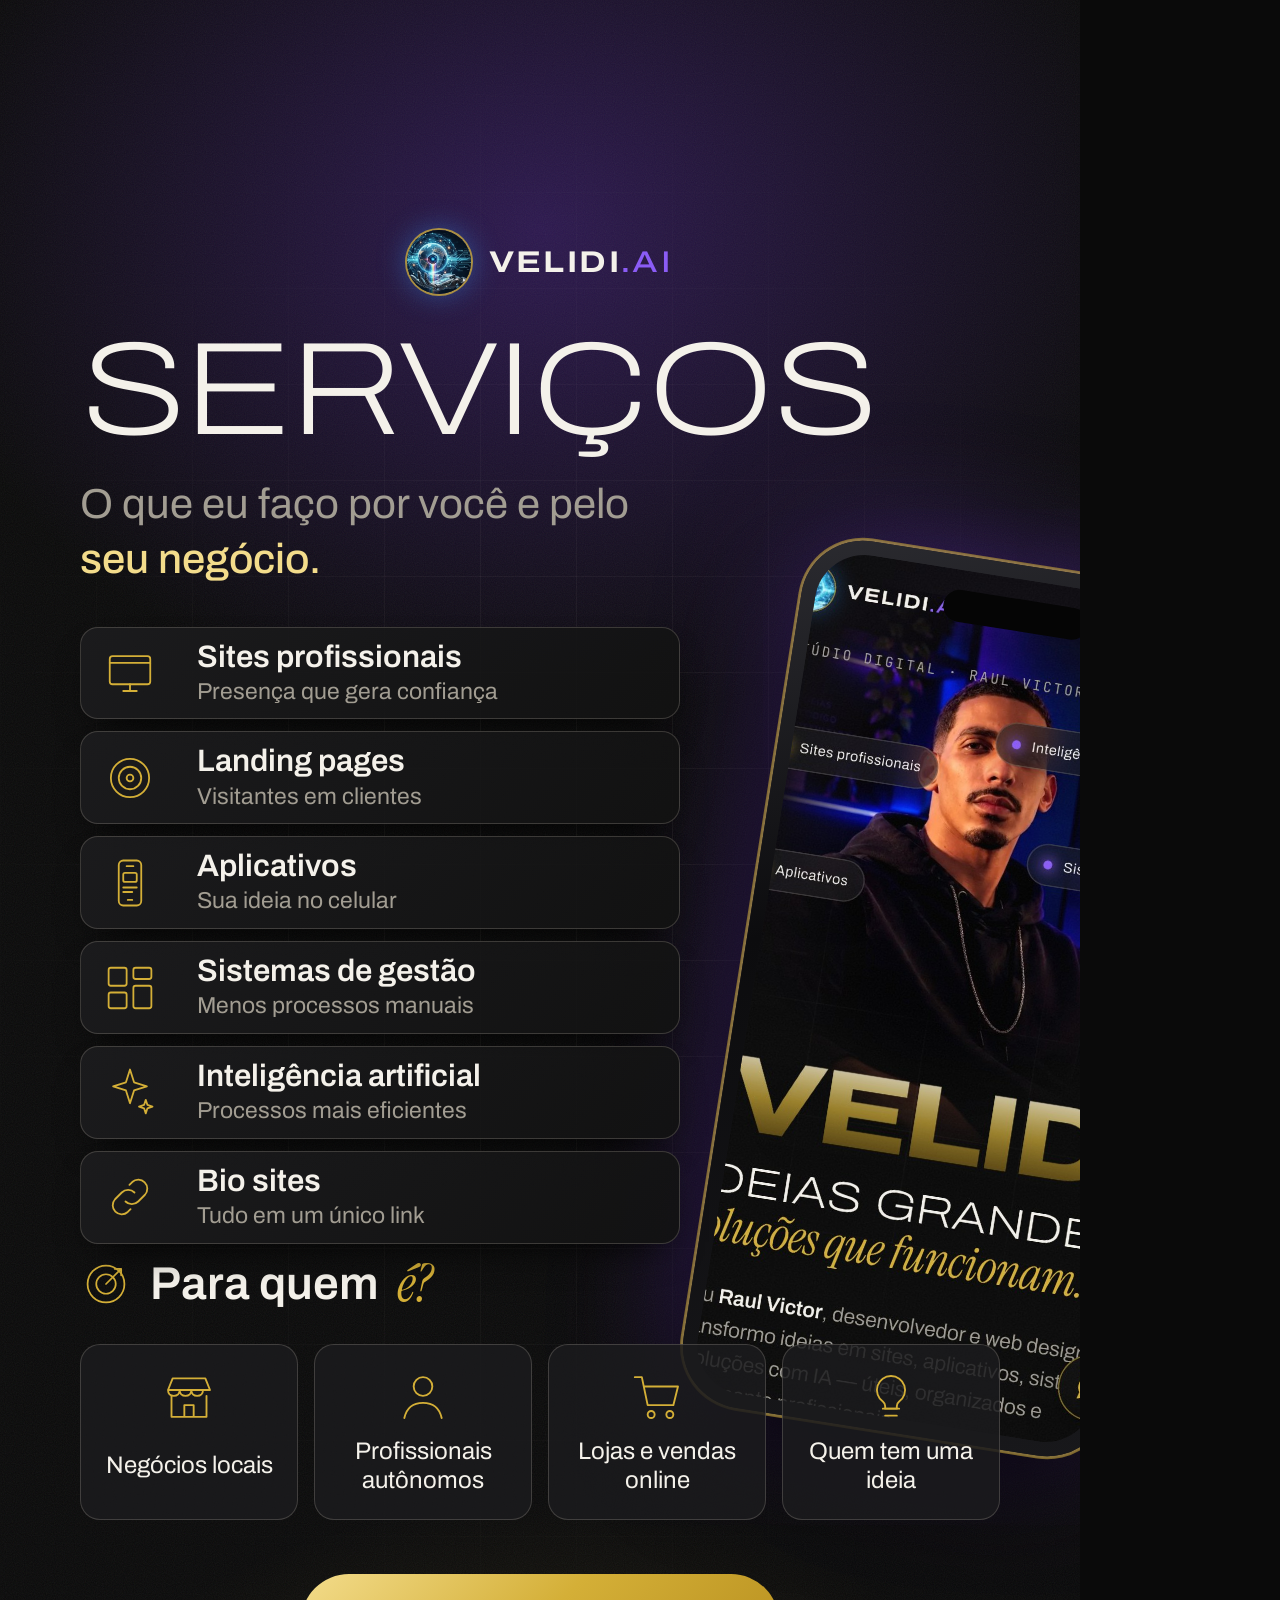
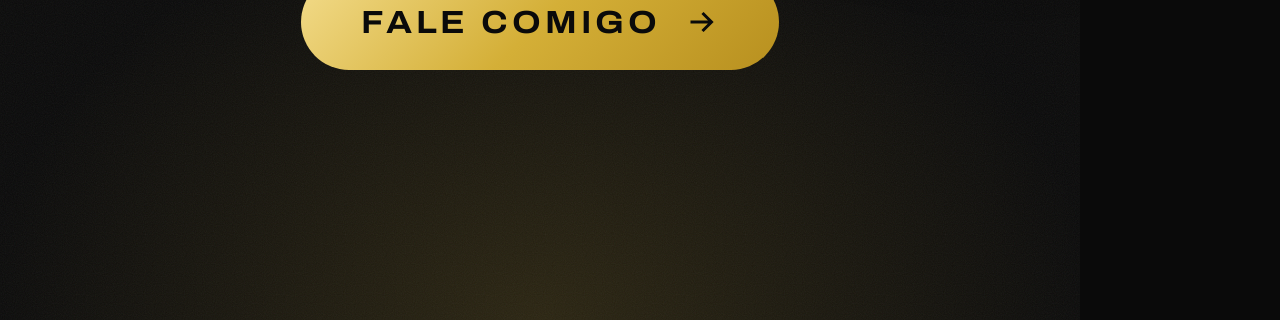
<file: marketing/destaques/src/destaques.html>
<!doctype html>
<html lang="pt-BR">
<head>
<meta charset="utf-8">
<title>Destaques VELIDI.AI</title>
<link rel="stylesheet" href="https://fonts.googleapis.com/css2?family=Archivo:wdth,wght@62..125,100..900&family=Instrument+Serif:ital@0;1&family=JetBrains+Mono:wght@400;500&display=swap">
<style>
/* Destaques do Instagram — mesma identidade do portfólio (preto, dourado, roxo).
 * Cada cena tem 1080×1920 (story). Abra com ?s=nome-da-cena. Gere os PNG/MP4 com render.js. */
:root {
  --ink: #0A0A0A; --coal: #121212; --card: #1C1C1E;
  --fg: #F4F1EA; --muted: #A29D92; --dim: #6E6A62;
  --gold: #D4AF37; --gold-hi: #F3DC8B; --gold-lo: #8C6C16; --violet: #7C3AED; --violet-2: #8B5CF6;
  --line: rgba(240, 232, 214, 0.10); --line-2: rgba(240, 232, 214, 0.18);
  --f-display: "Archivo", "Helvetica Neue", Arial, sans-serif;
  --f-serif: "Instrument Serif", Georgia, serif;
  --f-mono: "JetBrains Mono", ui-monospace, monospace;
  color-scheme: dark;
}
* { box-sizing: border-box; margin: 0; padding: 0; }
html, body { width: 1080px; height: 1920px; background: var(--ink); overflow: hidden; }
body { font-family: var(--f-display); color: var(--fg); -webkit-font-smoothing: antialiased; }
.scene { position: relative; width: 1080px; height: 1920px; overflow: hidden; display: none;
  background:
    radial-gradient(900px 700px at 50% 12%, rgba(124, 58, 237, 0.30), transparent 70%),
    radial-gradient(800px 600px at 50% 100%, rgba(212, 175, 55, 0.16), transparent 70%),
    var(--ink); }
.scene.on { display: block; }
.scene::before { /* grade técnica */
  content: ""; position: absolute; inset: 0; opacity: .55;
  background-image: linear-gradient(var(--line) 1px, transparent 1px), linear-gradient(90deg, var(--line) 1px, transparent 1px);
  background-size: 96px 96px;
  -webkit-mask-image: radial-gradient(ellipse 70% 55% at 50% 45%, #000 15%, transparent 80%);
  mask-image: radial-gradient(ellipse 70% 55% at 50% 45%, #000 15%, transparent 80%);
}
.scene::after { /* grão */
  content: ""; position: absolute; inset: 0; opacity: .07; pointer-events: none;
  background-image: url("data:image/svg+xml,%3Csvg xmlns='http://www.w3.org/2000/svg' width='200' height='200'%3E%3Cfilter id='n'%3E%3CfeTurbulence type='fractalNoise' baseFrequency='.9' numOctaves='2' stitchTiles='stitch'/%3E%3C/filter%3E%3Crect width='100%25' height='100%25' filter='url(%23n)'/%3E%3C/svg%3E");
}
.in { position: absolute; inset: 0; z-index: 1; }
.serif { font-family: var(--f-serif); font-style: italic; font-weight: 400; color: var(--gold); letter-spacing: -0.01em; }
.mono { font-family: var(--f-mono); letter-spacing: .18em; text-transform: uppercase; }
.gold-text { background: linear-gradient(180deg, #FFF3C9, var(--gold-hi) 20%, var(--gold) 55%, var(--gold-lo)); -webkit-background-clip: text; background-clip: text; color: transparent; }
.brand { position: absolute; left: 0; right: 0; top: 230px; display: flex; justify-content: center; align-items: center; gap: 18px; }
.brand img { width: 64px; height: 64px; border-radius: 50%; object-fit: cover; box-shadow: 0 0 0 2px rgba(212,175,55,.75), 0 0 30px rgba(56,150,255,.45); }
.brand b { font-weight: 700; font-variation-settings: "wdth" 120; letter-spacing: .08em; font-size: 30px; }
.brand b em { font-style: normal; color: var(--violet-2); font-weight: 500; }
.title { font-weight: 200; font-variation-settings: "wdth" 120; text-transform: uppercase; letter-spacing: -0.03em; line-height: .92; }
.rule { width: 120px; height: 3px; border-radius: 3px; background: linear-gradient(90deg, var(--violet-2), var(--gold)); }
.pill { display: inline-flex; align-items: center; gap: 22px; border-radius: 999px; }
.pill--gold { background: linear-gradient(135deg, var(--gold-hi), var(--gold) 50%, #B8901F); color: var(--ink); font-weight: 700; font-variation-settings: "wdth" 112; text-transform: uppercase; letter-spacing: .12em; }
.pill--line { border: 2px solid rgba(212,175,55,.65); background: rgba(10,10,10,.6); }
.ico { fill: none; stroke: var(--gold); stroke-width: 1.6; stroke-linecap: round; stroke-linejoin: round; }

/* ---------- capas (o Instagram recorta um círculo no centro) ---------- */
.cover .in { display: grid; place-items: center; }
.cover-ring { position: relative; width: 820px; height: 820px; border-radius: 50%; display: grid; place-items: center;
  background: radial-gradient(circle at 50% 35%, rgba(124,58,237,.35), rgba(10,10,10,0) 65%), radial-gradient(circle at 50% 100%, rgba(212,175,55,.18), transparent 60%), #0d0d0f;
  box-shadow: inset 0 0 0 4px rgba(212,175,55,.85), inset 0 0 0 14px rgba(10,10,10,1), inset 0 0 0 15px rgba(212,175,55,.25), 0 0 120px rgba(124,58,237,.35); }
.cover-ring .ico { width: 300px; height: 300px; stroke-width: 1.15; filter: drop-shadow(0 0 24px rgba(212,175,55,.35)); }
.cover-ring .lbl { position: absolute; bottom: 168px; font-family: var(--f-mono); font-size: 46px; letter-spacing: .28em; text-transform: uppercase; color: var(--gold-hi); padding-left: .28em; }
.cover-ring::before { content: ""; position: absolute; inset: 70px; border-radius: 50%; border: 2px dashed rgba(139,92,246,.35); }

/* ---------- carregando (animado) ---------- */
.load .in { display: grid; place-items: center; align-content: center; gap: 70px; text-align: center; }
.spinner { position: relative; width: 230px; height: 230px; }
.spinner i { position: absolute; left: 50%; top: 0; width: 22px; height: 70px; margin-left: -11px; border-radius: 12px; transform-origin: 50% 115px;
  background: linear-gradient(180deg, var(--gold-hi), var(--gold)); animation: fade 1.2s linear infinite; }
@keyframes fade { 0% { opacity: 1; } 100% { opacity: .12; } }
.load h1 { font-weight: 300; font-variation-settings: "wdth" 115; font-size: 104px; line-height: 1; letter-spacing: -0.02em; }
.load h1 .serif { display: block; font-size: 132px; margin-top: 8px; }
.load .dots i { animation: blink 1.2s infinite; font-style: normal; }
.load .dots i:nth-child(2) { animation-delay: .2s; } .load .dots i:nth-child(3) { animation-delay: .4s; }
@keyframes blink { 0%, 100% { opacity: .2; } 50% { opacity: 1; } }
.bar { width: 420px; height: 6px; border-radius: 6px; background: rgba(255,255,255,.08); overflow: hidden; }
.bar b { display: block; height: 100%; width: 40%; border-radius: 6px; background: linear-gradient(90deg, var(--violet-2), var(--gold)); animation: slide 1.6s cubic-bezier(.65,0,.35,1) infinite; }
@keyframes slide { 0% { transform: translateX(-110%); } 100% { transform: translateX(260%); } }
.load .sub { font-size: 38px; color: var(--muted); max-width: 760px; line-height: 1.4; }
.load .tag { position: absolute; left: 0; right: 0; bottom: 330px; text-align: center; font-size: 26px; color: var(--dim); }

/* ---------- serviços ---------- */
.svc .in { padding: 330px 80px 0; }
.svc h1 { font-size: 132px; }
.svc h1 .serif { text-transform: none; font-size: 1.05em; letter-spacing: -0.02em; }
.svc .lede { margin-top: 26px; font-size: 42px; color: var(--muted); line-height: 1.3; max-width: 560px; }
.svc .lede b { color: var(--gold-hi); font-weight: 500; }
.svc-list { margin-top: 40px; display: grid; gap: 12px; width: 600px; position: relative; z-index: 2; }
.svc-list li { list-style: none; display: grid; grid-template-columns: 74px 1fr; align-items: center; gap: 20px; padding: 12px 22px; border-radius: 18px;
  background: linear-gradient(135deg, rgba(28,28,30,.92), rgba(18,18,18,.92)); border: 1.5px solid var(--line-2); box-shadow: 0 18px 40px -20px #000; }
.svc-list li .ico { width: 54px; height: 54px; }
.svc-list li b { display: block; font-size: 31px; font-weight: 600; line-height: 1.1; }
.svc-list li span { display: block; font-size: 23px; color: var(--muted); margin-top: 4px; line-height: 1.25; }
.phone { position: absolute; width: 470px; border-radius: 62px; padding: 14px; background: linear-gradient(160deg, #2b2b30, #0c0c0e 40%, #18181b);
  box-shadow: 0 0 0 2px rgba(255,255,255,.08), 0 0 0 3px rgba(212,175,55,.55), 0 60px 120px -30px #000, 0 0 140px -20px rgba(124,58,237,.6); }
.phone img { display: block; width: 100%; aspect-ratio: 9 / 19; object-fit: cover; object-position: top; border-radius: 50px; }
.phone::after { content: ""; position: absolute; left: 50%; top: 34px; width: 34%; height: 32px; translate: -50% 0; border-radius: 999px; background: #050505; }
.svc .phone { right: -90px; top: 560px; width: 430px; rotate: 9deg; }
.who { position: absolute; left: 80px; right: 80px; top: 1250px; }
.who h2 { display: flex; align-items: center; gap: 18px; font-size: 46px; font-weight: 600; }
.who h2 .ico { width: 52px; height: 52px; }
.who h2 .serif { font-size: 1.15em; }
.who ul { margin-top: 26px; display: grid; grid-template-columns: repeat(4, 1fr); gap: 16px; }
.who li { list-style: none; display: grid; justify-items: center; gap: 12px; padding: 24px 10px; border-radius: 20px; background: rgba(28,28,30,.85); border: 1.5px solid var(--line-2); text-align: center; font-size: 24px; color: var(--fg); line-height: 1.2; }
.who li .ico { width: 56px; height: 56px; }
.cta { position: absolute; left: 0; right: 0; bottom: 250px; display: flex; justify-content: center; }
.cta .pill { padding: 30px 60px; font-size: 32px; }
.cta .pill svg { width: 36px; height: 36px; stroke: currentColor; fill: none; stroke-width: 2; }

/* ---------- projetos ---------- */
.proj .in { padding-top: 330px; text-align: center; }
.proj h1 { font-size: 140px; }
.proj h1 .serif { display: block; text-transform: none; font-size: .95em; margin-top: 4px; }
.proj .rule { margin: 34px auto 0; }
.fan { position: absolute; left: 50%; top: 740px; width: 0; height: 0; }
.fan .phone { width: 250px; border-radius: 38px; padding: 8px; left: -125px; top: 0; transform-origin: 50% 1300px; box-shadow: 0 0 0 2px rgba(255,255,255,.08), 0 40px 80px -20px #000; }
.fan .phone img { border-radius: 34px; }
.fan .phone::after { top: 22px; height: 22px; }
.fan .phone.mid { box-shadow: 0 0 0 2px rgba(212,175,55,.9), 0 0 80px -10px rgba(212,175,55,.5), 0 40px 80px -20px #000; }
.proj .count { position: absolute; left: 0; right: 0; top: 1420px; display: grid; justify-items: center; gap: 22px; }
.proj .count b { font-size: 46px; font-weight: 500; }
.proj .count b .gold-text { font-size: 64px; font-weight: 700; }
.chips { display: flex; flex-wrap: wrap; justify-content: center; gap: 12px; max-width: 900px; }
.chips span { font-family: var(--f-mono); font-size: 22px; letter-spacing: .1em; text-transform: uppercase; color: var(--gold); padding: 10px 18px; border: 1.5px solid rgba(212,175,55,.35); border-radius: 999px; }
.url { position: absolute; left: 0; right: 0; bottom: 250px; text-align: center; font-size: 30px; color: var(--muted); }
.url b { color: var(--fg); font-weight: 600; }

/* ---------- processo ---------- */
.proc .in { padding: 330px 90px 0; }
.proc h1 { font-size: 150px; }
.proc h1 .serif { text-transform: none; font-size: 1.08em; }
.steps { margin-top: 70px; position: relative; display: grid; gap: 44px; }
.steps::before { content: ""; position: absolute; left: 47px; top: 40px; bottom: 40px; width: 4px; border-radius: 4px; background: linear-gradient(180deg, var(--gold-hi), var(--gold) 60%, var(--violet-2)); box-shadow: 0 0 18px rgba(212,175,55,.5); }
.steps li { list-style: none; position: relative; display: grid; grid-template-columns: 98px 1fr; gap: 32px; align-items: start; }
.steps .n { width: 98px; height: 98px; border-radius: 50%; display: grid; place-items: center; font-family: var(--f-mono); font-size: 32px; font-weight: 500; color: var(--ink);
  background: radial-gradient(circle at 35% 30%, var(--gold-hi), var(--gold) 60%, #9c7a1c); box-shadow: 0 0 0 8px rgba(212,175,55,.12), 0 0 40px rgba(212,175,55,.45); }
.steps h3 { font-weight: 400; font-variation-settings: "wdth" 115; text-transform: uppercase; font-size: 46px; line-height: 1.05; letter-spacing: -0.01em; margin-top: 8px; }
.steps p { font-size: 32px; color: var(--muted); line-height: 1.35; margin-top: 10px; }

/* ---------- contato ---------- */
.cont .in { display: grid; justify-items: center; align-content: start; padding-top: 330px; text-align: center; }
.cont .big-ico { width: 230px; height: 230px; stroke-width: 1.2; filter: drop-shadow(0 0 30px rgba(212,175,55,.4)); }
.cont h1 { font-size: 150px; margin-top: 26px; }
.cont .rule { margin-top: 26px; }
.cont .q { margin-top: 70px; font-size: 104px; line-height: 1.02; max-width: 900px; }
.cont .wa { margin-top: 90px; padding: 34px 54px; gap: 30px; font-size: 64px; font-weight: 600; font-variant-numeric: tabular-nums; letter-spacing: .01em; }
.cont .wa svg { width: 76px; height: 76px; fill: var(--gold); }
.cont .wa i { width: 2px; height: 76px; background: rgba(212,175,55,.6); }
.cont .mail { margin-top: 38px; display: flex; gap: 18px; align-items: center; font-size: 42px; color: var(--fg); }
.cont .mail svg, .cont .ig svg { width: 48px; height: 48px; }
.cont .ig { margin-top: 18px; display: flex; gap: 18px; align-items: center; font-size: 42px; color: var(--fg); }
.cont .bio { margin-top: 90px; display: grid; justify-items: center; gap: 22px; }
.cont .bio svg { width: 76px; height: 76px; }
.cont .bio p { font-size: 46px; line-height: 1.3; max-width: 760px; }
.cont .bio p b { color: var(--gold-hi); font-weight: 600; }
</style>
</head>
<body>

<svg width="0" height="0" style="position:absolute" aria-hidden="true">
  <defs>
    <symbol id="i-servicos" viewBox="0 0 48 48"><rect x="6" y="9" width="36" height="25" rx="2.5"/><path d="M6 15h36M18 40h12M24 34v6"/><path d="M15 22l-3 3 3 3M33 22l3 3-3 3M26 20l-4 10"/></symbol>
    <symbol id="i-projetos" viewBox="0 0 48 48"><rect x="15" y="5" width="18" height="36" rx="4"/><path d="M21 10h6"/><rect x="5" y="12" width="12" height="24" rx="3"/><rect x="31" y="12" width="12" height="24" rx="3"/></symbol>
    <symbol id="i-processo" viewBox="0 0 48 48"><circle cx="10" cy="10" r="5"/><circle cx="38" cy="24" r="5"/><circle cx="10" cy="38" r="5"/><path d="M15 10h10a8 8 0 0 1 8 8v1M33 29v1a8 8 0 0 1-8 8H15"/></symbol>
    <symbol id="i-contato" viewBox="0 0 48 48"><path d="M24 6C13 6 5 13.4 5 22.5c0 5 2.5 9.4 6.5 12.4L10 42l8-4.2c1.9.5 3.9.7 6 .7 11 0 19-7.4 19-16.5S35 6 24 6z"/><path d="M16 23h.01M24 23h.01M32 23h.01" stroke-width="3"/></symbol>
    <symbol id="i-avaliacoes" viewBox="0 0 48 48"><path d="M24 5l5.6 11.6 12.7 1.7-9.3 8.9 2.3 12.6L24 33.7l-11.3 6.1 2.3-12.6-9.3-8.9 12.7-1.7z"/></symbol>
    <symbol id="i-site" viewBox="0 0 48 48"><rect x="6" y="9" width="36" height="25" rx="2.5"/><path d="M6 15h36M18 40h12M24 34v6"/></symbol>
    <symbol id="i-landing" viewBox="0 0 48 48"><circle cx="24" cy="24" r="17"/><circle cx="24" cy="24" r="10"/><circle cx="24" cy="24" r="3"/></symbol>
    <symbol id="i-app" viewBox="0 0 48 48"><rect x="14" y="4" width="20" height="40" rx="4"/><path d="M21 9h6M22 39h4"/><rect x="18" y="15" width="12" height="8" rx="1.5"/><path d="M18 28h12M18 32h8"/></symbol>
    <symbol id="i-sistema" viewBox="0 0 48 48"><rect x="5" y="6" width="16" height="16" rx="2"/><rect x="27" y="6" width="16" height="10" rx="2"/><rect x="27" y="22" width="16" height="20" rx="2"/><rect x="5" y="28" width="16" height="14" rx="2"/></symbol>
    <symbol id="i-ia" viewBox="0 0 48 48"><path d="M24 4l3.6 11.4L39 19l-11.4 3.6L24 34l-3.6-11.4L9 19l11.4-3.6z"/><path d="M38 31l1.5 4.5L44 37l-4.5 1.5L38 43l-1.5-4.5L32 37l4.5-1.5z"/></symbol>
    <symbol id="i-bio" viewBox="0 0 48 48"><path d="M20 28a8 8 0 0 0 11.3 0l6-6a8 8 0 0 0-11.3-11.3l-2.5 2.5"/><path d="M28 20a8 8 0 0 0-11.3 0l-6 6A8 8 0 0 0 22 37.3l2.5-2.5"/></symbol>
    <symbol id="i-alvo" viewBox="0 0 48 48"><circle cx="24" cy="24" r="17"/><circle cx="24" cy="24" r="9"/><path d="M24 24l14-14M32 10h6v6"/></symbol>
    <symbol id="i-loja" viewBox="0 0 48 48"><path d="M6 18l4-10h28l4 10M6 18h36M6 18c0 3 2 5 5 5s5-2 5-5c0 3 2 5 5 5s5-2 5-5c0 3 2 5 5 5s5-2 5-5"/><path d="M9 23v18h30V23M20 41V31h8v10"/></symbol>
    <symbol id="i-pessoa" viewBox="0 0 48 48"><circle cx="24" cy="15" r="8"/><path d="M8 42c2-9 8-13 16-13s14 4 16 13"/></symbol>
    <symbol id="i-carrinho" viewBox="0 0 48 48"><path d="M5 7h6l5 24h22l4-16H13"/><circle cx="19" cy="39" r="3"/><circle cx="35" cy="39" r="3"/></symbol>
    <symbol id="i-ideia" viewBox="0 0 48 48"><path d="M17 34h14M19 40h10"/><path d="M24 6a12 12 0 0 0-7 21.8c1.3 1 2 2.4 2 4V34h10v-2.2c0-1.6.7-3 2-4A12 12 0 0 0 24 6z"/></symbol>
    <symbol id="i-link" viewBox="0 0 48 48"><path d="M20 28a8 8 0 0 0 11.3 0l6-6a8 8 0 0 0-11.3-11.3l-2.5 2.5"/><path d="M28 20a8 8 0 0 0-11.3 0l-6 6A8 8 0 0 0 22 37.3l2.5-2.5"/></symbol>
    <symbol id="i-mail" viewBox="0 0 48 48"><rect x="5" y="10" width="38" height="28" rx="4"/><path d="M6 12l18 14 18-14"/></symbol>
    <symbol id="i-ig" viewBox="0 0 48 48"><rect x="7" y="7" width="34" height="34" rx="10"/><circle cx="24" cy="24" r="8"/><circle cx="34" cy="14" r="1.5"/></symbol>
    <symbol id="i-seta" viewBox="0 0 24 24"><path d="M5 12h14M13 6l6 6-6 6"/></symbol>
    <symbol id="i-wa" viewBox="0 0 32 32"><path d="M16 3.5A12.4 12.4 0 0 0 5.3 22.2L3.6 28.4l6.4-1.7A12.4 12.4 0 1 0 16 3.5Zm0 22.6c-1.9 0-3.7-.5-5.3-1.4l-.4-.2-3.8 1 1-3.7-.2-.4A10.3 10.3 0 1 1 16 26.1Zm5.7-7.7c-.3-.2-1.8-.9-2.1-1-.3-.1-.5-.2-.7.2l-1 1.2c-.2.2-.4.2-.7.1a8.4 8.4 0 0 1-4.2-3.7c-.3-.5.3-.5.9-1.6.1-.2 0-.4 0-.5l-1-2.3c-.2-.6-.5-.5-.7-.5h-.6c-.2 0-.5.1-.8.4-.3.3-1.1 1-1.1 2.5s1.1 2.9 1.2 3.1c.2.2 2.2 3.3 5.2 4.6 1.9.8 2.7.9 3.6.7.6-.1 1.8-.7 2-1.4.3-.7.3-1.3.2-1.4-.1-.1-.3-.2-.6-.4Z"/></symbol>
  </defs>
</svg>

<!-- ======================= CAPAS ======================= -->
<section class="scene cover" id="capa-servicos"><div class="in"><div class="cover-ring"><svg class="ico"><use href="#i-servicos"/></svg><span class="lbl">Serviços</span></div></div></section>
<section class="scene cover" id="capa-projetos"><div class="in"><div class="cover-ring"><svg class="ico"><use href="#i-projetos"/></svg><span class="lbl">Projetos</span></div></div></section>
<section class="scene cover" id="capa-processo"><div class="in"><div class="cover-ring"><svg class="ico"><use href="#i-processo"/></svg><span class="lbl">Processo</span></div></div></section>
<section class="scene cover" id="capa-contato"><div class="in"><div class="cover-ring"><svg class="ico"><use href="#i-contato"/></svg><span class="lbl">Contato</span></div></div></section>
<section class="scene cover" id="capa-avaliacoes"><div class="in"><div class="cover-ring"><svg class="ico"><use href="#i-avaliacoes"/></svg><span class="lbl">Avaliações</span></div></div></section>

<!-- ======================= CARREGANDO (animados) ======================= -->
<section class="scene load" id="carregando-servicos"><div class="in">
  <div class="spinner"></div>
  <h1>Carregando <span class="serif">serviços<span class="dots"><i>.</i><i>.</i><i>.</i></span></span></h1>
  <div class="bar"><b></b></div>
</div><p class="tag mono">VELIDI.AI · Ideias grandes, soluções que funcionam</p></section>

<section class="scene load" id="carregando-projetos"><div class="in">
  <div class="spinner"></div>
  <h1>Carregando <span class="serif">projetos<span class="dots"><i>.</i><i>.</i><i>.</i></span></span></h1>
  <div class="bar"><b></b></div>
</div><p class="tag mono">VELIDI.AI · Ideias grandes, soluções que funcionam</p></section>

<section class="scene load" id="carregando-avaliacoes"><div class="in">
  <div class="spinner"></div>
  <h1>Carregando <span class="serif">avaliações<span class="dots"><i>.</i><i>.</i><i>.</i></span></span></h1>
  <div class="bar"><b></b></div>
  <p class="sub">Em breve, aqui, o que dizem os clientes que já tiraram a ideia do papel comigo.</p>
</div><p class="tag mono">VELIDI.AI · Ideias grandes, soluções que funcionam</p></section>

<!-- ======================= SERVIÇOS ======================= -->
<section class="scene svc" id="servicos"><div class="in">
  <div class="brand"><img src="img/globo.jpg" alt=""><b>VELIDI<em>.AI</em></b></div>
  <h1 class="title">Serviços</h1>
  <p class="lede">O que eu faço por você e pelo <b>seu negócio.</b></p>
  <ul class="svc-list">
    <li><svg class="ico"><use href="#i-site"/></svg><div><b>Sites profissionais</b><span>Presença que gera confiança</span></div></li>
    <li><svg class="ico"><use href="#i-landing"/></svg><div><b>Landing pages</b><span>Visitantes em clientes</span></div></li>
    <li><svg class="ico"><use href="#i-app"/></svg><div><b>Aplicativos</b><span>Sua ideia no celular</span></div></li>
    <li><svg class="ico"><use href="#i-sistema"/></svg><div><b>Sistemas de gestão</b><span>Menos processos manuais</span></div></li>
    <li><svg class="ico"><use href="#i-ia"/></svg><div><b>Inteligência artificial</b><span>Processos mais eficientes</span></div></li>
    <li><svg class="ico"><use href="#i-bio"/></svg><div><b>Bio sites</b><span>Tudo em um único link</span></div></li>
  </ul>
  <div class="phone"><img src="img/portfolio-m.jpg" alt=""></div>
  <div class="who">
    <h2><svg class="ico"><use href="#i-alvo"/></svg>Para quem <span class="serif">é?</span></h2>
    <ul>
      <li><svg class="ico"><use href="#i-loja"/></svg>Negócios locais</li>
      <li><svg class="ico"><use href="#i-pessoa"/></svg>Profissionais autônomos</li>
      <li><svg class="ico"><use href="#i-carrinho"/></svg>Lojas e vendas online</li>
      <li><svg class="ico"><use href="#i-ideia"/></svg>Quem tem uma ideia</li>
    </ul>
  </div>
  <div class="cta"><span class="pill pill--gold">Fale comigo <svg><use href="#i-seta"/></svg></span></div>
</div></section>

<!-- ======================= PROJETOS ======================= -->
<section class="scene proj" id="projetos"><div class="in">
  <div class="brand"><img src="img/globo.jpg" alt=""><b>VELIDI<em>.AI</em></b></div>
  <h1 class="title">Projetos <span class="serif">na prática</span></h1>
  <div class="rule"></div>
  <div class="fan" id="fan"></div>
  <div class="count">
    <b><span class="gold-text">11</span> projetos no ar</b>
    <div class="chips"><span>Sites</span><span>Apps</span><span>Sistemas</span><span>IA</span><span>Landing pages</span><span>Bio sites</span><span>Lojas</span></div>
  </div>
  <p class="url">Veja todos em <b>velidi-portfolio.vercel.app</b></p>
</div></section>

<!-- ======================= PROCESSO ======================= -->
<section class="scene proc" id="processo"><div class="in">
  <div class="brand"><img src="img/globo.jpg" alt=""><b>VELIDI<em>.AI</em></b></div>
  <h1 class="title">Da ideia à <span class="serif">entrega</span></h1>
  <ol class="steps">
    <li><span class="n">01</span><div><h3>Você me conta sua ideia</h3><p>O que precisa e qual problema quer resolver.</p></div></li>
    <li><span class="n">02</span><div><h3>Planejamos a solução</h3><p>Uma estrutura clara, viável e alinhada ao objetivo.</p></div></li>
    <li><span class="n">03</span><div><h3>Crio e desenvolvo</h3><p>Interface e funcionalidades modernas, com IA quando faz sentido.</p></div></li>
    <li><span class="n">04</span><div><h3>Você testa</h3><p>Ajustamos juntos cada detalhe.</p></div></li>
    <li><span class="n">05</span><div><h3>Entrega</h3><p>Pronto para usar e evoluir.</p></div></li>
  </ol>
</div></section>

<!-- ======================= CONTATO ======================= -->
<section class="scene cont" id="contato"><div class="in">
  <svg class="ico big-ico"><use href="#i-contato"/></svg>
  <h1 class="title">Contato</h1>
  <div class="rule"></div>
  <p class="q serif">Vamos tirar sua ideia do papel?</p>
  <span class="pill pill--line wa"><svg><use href="#i-wa"/></svg><i></i>(19) 98421-6068</span>
  <p class="mail"><svg class="ico"><use href="#i-mail"/></svg>ai.velidi@gmail.com</p>
  <p class="ig"><svg class="ico"><use href="#i-ig"/></svg>@rauul.vktor</p>
  <div class="bio"><svg class="ico"><use href="#i-link"/></svg><p>O link está na bio: é só tocar para ver o <b>portfólio completo</b>.</p></div>
</div></section>

<script>
/* spinner: 12 traços */
document.querySelectorAll(".spinner").forEach((s) => {
  for (let i = 0; i < 12; i++) {
    const t = document.createElement("i");
    t.style.transform = `rotate(${i * 30}deg)`;
    t.style.animationDelay = `${(i - 12) * 0.1}s`;
    s.appendChild(t);
  }
});
/* leque de projetos */
const shots = ["finlux", "mana", "rotina", "lumen", "wrace", "motoflash", "lumiere", "lacruz", "jesuslives"];
const fan = document.getElementById("fan");
shots.forEach((n, i) => {
  const d = document.createElement("div");
  const a = (i - (shots.length - 1) / 2) * 7.5;
  d.className = "phone" + (i === 4 ? " mid" : "");
  d.style.transform = `rotate(${a}deg)` + (i === 4 ? " translateY(-40px)" : "");
  d.style.zIndex = i === 4 ? 50 : 10 + i;
  d.innerHTML = `<img src="../../../assets/projects/${n}-m.webp" alt="">`;
  fan.appendChild(d);
});
/* mostra a cena pedida em ?s= */
const id = new URLSearchParams(location.search).get("s") || "servicos";
(document.getElementById(id) || document.querySelector(".scene")).classList.add("on");
</script>
</body>
</html>
</file>
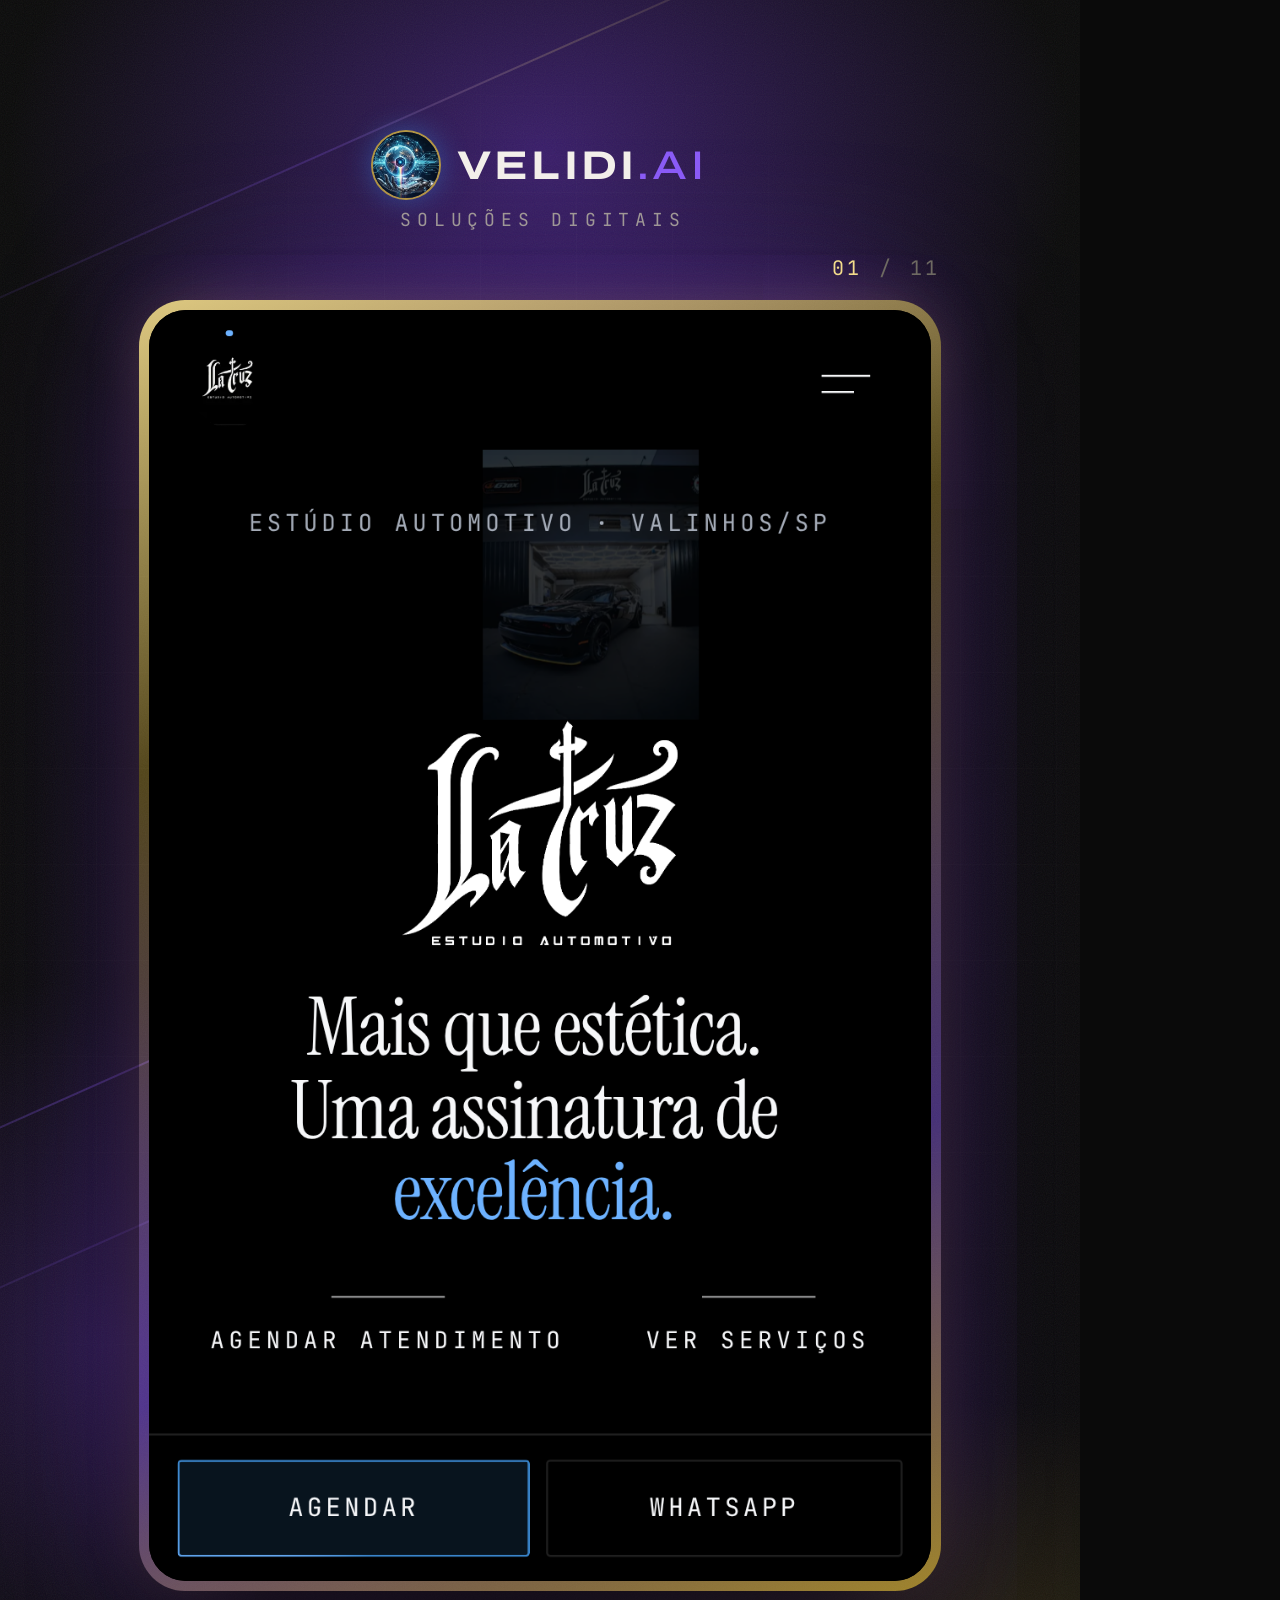
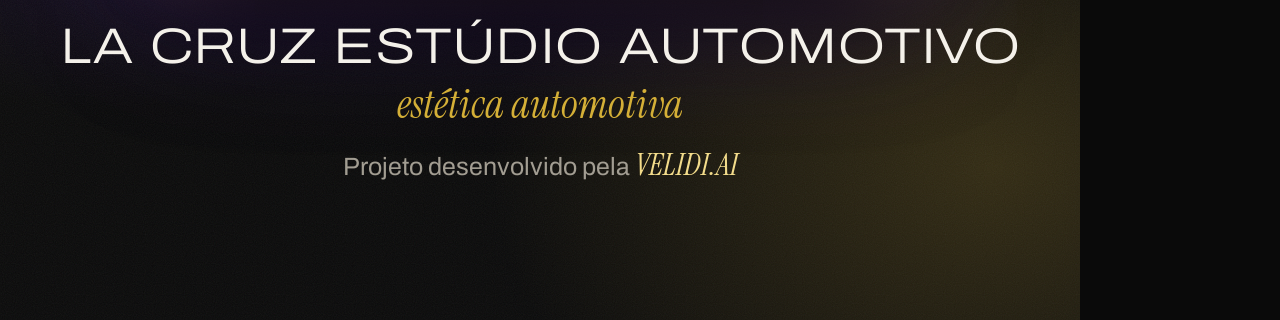
<file: marketing/projetos/src/banners.html>
<!doctype html>
<html lang="pt-BR">
<head>
<meta charset="utf-8">
<title>Banners de projetos VELIDI.AI</title>
<link rel="stylesheet" href="https://fonts.googleapis.com/css2?family=Archivo:wdth,wght@62..125,100..900&family=Instrument+Serif:ital@0;1&family=JetBrains+Mono:wght@400;500&display=swap">
<style>
/* Um story (1080×1920) por projeto, com a tela real do site. Abra com ?p=id. Gere os PNG com render.js. */
:root {
  --ink: #0A0A0A; --fg: #F4F1EA; --muted: #A29D92; --dim: #6E6A62;
  --gold: #D4AF37; --gold-hi: #F3DC8B; --violet: #7C3AED; --violet-2: #8B5CF6;
  --line: rgba(240, 232, 214, 0.10);
  --f-display: "Archivo", "Helvetica Neue", Arial, sans-serif;
  --f-serif: "Instrument Serif", Georgia, serif;
  --f-mono: "JetBrains Mono", ui-monospace, monospace;
}
* { box-sizing: border-box; margin: 0; padding: 0; }
html, body { width: 1080px; height: 1920px; overflow: hidden; background: var(--ink); }
body { font-family: var(--f-display); color: var(--fg); -webkit-font-smoothing: antialiased; }
.story { position: relative; width: 1080px; height: 1920px; overflow: hidden;
  background:
    radial-gradient(760px 560px at 50% 8%, rgba(124, 58, 237, .42), transparent 70%),
    radial-gradient(700px 520px at 10% 70%, rgba(124, 58, 237, .22), transparent 70%),
    radial-gradient(720px 520px at 92% 92%, rgba(212, 175, 55, .20), transparent 70%),
    var(--ink); }
/* feixes de luz diagonais, como na referência */
.beam { position: absolute; width: 1700px; height: 2px; left: -300px; transform-origin: 0 0; opacity: .55;
  background: linear-gradient(90deg, transparent, rgba(139, 92, 246, .9) 40%, rgba(243, 220, 139, .8) 55%, transparent 75%); filter: blur(.6px); }
.beam.b1 { top: 1260px; transform: rotate(-24deg); }
.beam.b2 { top: 1420px; transform: rotate(-24deg); opacity: .3; }
.beam.b3 { top: 430px; transform: rotate(-24deg); opacity: .25; }
.grid { position: absolute; inset: 0; opacity: .5;
  background-image: linear-gradient(var(--line) 1px, transparent 1px), linear-gradient(90deg, var(--line) 1px, transparent 1px); background-size: 96px 96px;
  -webkit-mask-image: radial-gradient(ellipse 75% 60% at 50% 45%, #000 10%, transparent 80%); mask-image: radial-gradient(ellipse 75% 60% at 50% 45%, #000 10%, transparent 80%); }
.grain { position: absolute; inset: 0; opacity: .07;
  background-image: url("data:image/svg+xml,%3Csvg xmlns='http://www.w3.org/2000/svg' width='200' height='200'%3E%3Cfilter id='n'%3E%3CfeTurbulence type='fractalNoise' baseFrequency='.9' numOctaves='2' stitchTiles='stitch'/%3E%3C/filter%3E%3Crect width='100%25' height='100%25' filter='url(%23n)'/%3E%3C/svg%3E"); }

.brand { position: absolute; top: 132px; left: 0; right: 0; display: grid; justify-items: center; gap: 10px; z-index: 2; }
.brand .row { display: flex; align-items: center; gap: 18px; }
.brand img { width: 66px; height: 66px; border-radius: 50%; object-fit: cover; box-shadow: 0 0 0 2px rgba(212, 175, 55, .8), 0 0 30px rgba(56, 150, 255, .45); }
.brand b { font-weight: 700; font-variation-settings: "wdth" 122; letter-spacing: .08em; font-size: 40px; }
.brand b em { font-style: normal; color: var(--violet-2); font-weight: 500; }
.brand small { font-family: var(--f-mono); font-size: 18px; letter-spacing: .32em; text-transform: uppercase; color: var(--muted); padding-left: .32em; }

.card { position: absolute; left: 50%; top: 300px; width: 802px; height: 1291px; translate: -50% 0; z-index: 2; border-radius: 46px; padding: 10px;
  background: linear-gradient(160deg, rgba(243, 220, 139, .9), rgba(212, 175, 55, .35) 30%, rgba(139, 92, 246, .45) 70%, rgba(212, 175, 55, .7));
  box-shadow: 0 50px 120px -30px #000, 0 0 160px -30px rgba(124, 58, 237, .75), 0 0 60px -20px rgba(212, 175, 55, .5); }
.card .screen { width: 100%; height: 100%; border-radius: 37px; overflow: hidden; background: #000; }
.card img { display: block; width: 100%; height: 100%; object-fit: cover; object-position: top center; }
.idx { position: absolute; top: 255px; right: 139px; z-index: 3; font-family: var(--f-mono); font-size: 20px; letter-spacing: .18em; color: var(--gold-hi); }
.idx span { color: var(--dim); }

.foot { position: absolute; left: 0; right: 0; top: 1622px; z-index: 2; display: grid; justify-items: center; gap: 12px; text-align: center; }
.foot h1 { font-weight: 300; font-variation-settings: "wdth" 120; text-transform: uppercase; letter-spacing: -0.01em; font-size: 50px; line-height: 1; max-width: 960px; }
.foot .cat { font-family: var(--f-serif); font-style: italic; color: var(--gold); font-size: 40px; line-height: 1; }
.foot .by { margin-top: 8px; font-size: 25px; color: var(--muted); }
.foot .by b { font-family: var(--f-serif); font-style: italic; font-weight: 400; color: var(--gold-hi); font-size: 31px; }
</style>
</head>
<body>
<div class="story">
  <div class="grid"></div><div class="beam b3"></div><div class="beam b1"></div><div class="beam b2"></div>
  <div class="brand"><div class="row"><img src="img/globo.jpg" alt=""><b>VELIDI<em>.AI</em></b></div><small>Soluções digitais</small></div>
  <div class="idx" id="idx"></div>
  <div class="card"><div class="screen"><img id="shot" alt=""></div></div>
  <div class="foot">
    <h1 id="name"></h1>
    <p class="cat" id="cat"></p>
    <p class="by">Projeto desenvolvido pela <b>VELIDI.AI</b></p>
  </div>
  <div class="grain"></div>
</div>
<script>
const P = [
  ["lacruz", "La Cruz Estúdio Automotivo", "estética automotiva"],
  ["jesuslives", "Jesus Lives", "loja virtual · moda cristã"],
  ["finlux", "Finlux", "controle financeiro com IA"],
  ["mana", "Maná Café", "cardápio digital"],
  ["rotina", "Minha Rotina", "app de hábitos, metas e estudos"],
  ["dnact", "DNA CT", "site personalizado"],
  ["lumen", "Lumen Bíblia", "Bíblia com IA"],
  ["wrace", "W-Race", "controle de estoque e vendas"],
  ["motoflash", "MotoFlash", "app de delivery e encomendas"],
  ["mapas", "Conexão Divina", "mapas mentais bíblicos"],
  ["lumiere", "Studio Lumière", "projeto conceitual · bio site"],
];
window.PROJECTS = P;
const id = new URLSearchParams(location.search).get("p") || P[0][0];
const i = Math.max(0, P.findIndex((p) => p[0] === id));
const [k, name, cat] = P[i];
document.getElementById("shot").src = `shots/${k}.png`;
document.getElementById("name").textContent = name;
document.getElementById("cat").textContent = cat;
document.getElementById("idx").innerHTML = `${String(i + 1).padStart(2, "0")} <span>/ ${String(P.length).padStart(2, "0")}</span>`;
</script>
</body>
</html>
</file>
